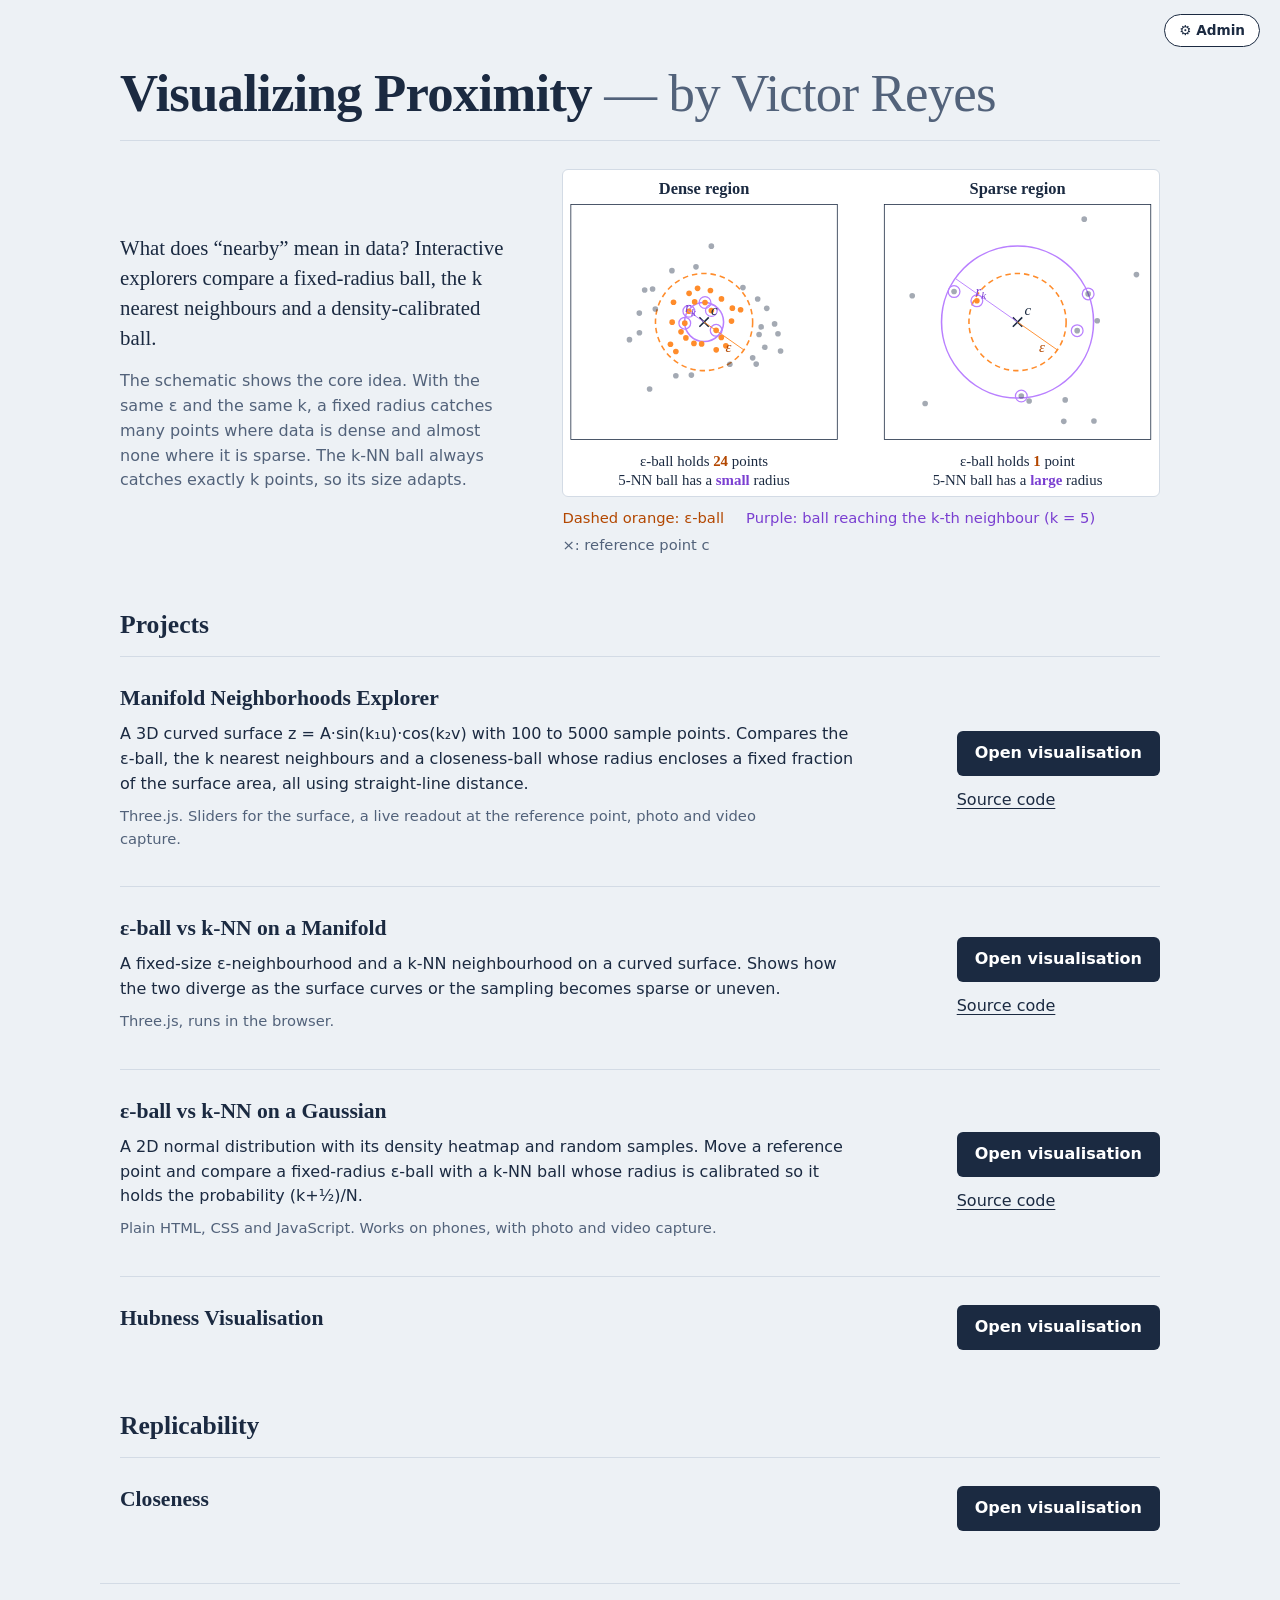
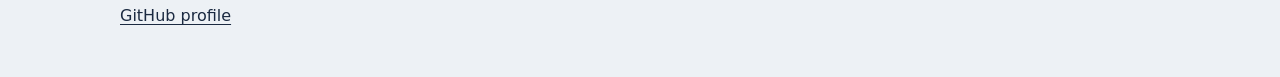
<file: index.html>
<!doctype html>
<html lang="en">
<head>
  <meta charset="utf-8">
  <meta name="viewport" content="width=device-width, initial-scale=1">
  <title>Visualizing Proximity – by Victor Reyes</title>
  <meta name="description" content="Interactive visualisations of neighbourhoods in data: fixed-radius balls, k-nearest neighbours and density-calibrated balls. By Victor Reyes.">
  <link rel="stylesheet" href="style.css">
</head>
<body>
  <a class="admin-link" href="admin.html">⚙ Admin</a>

  <header class="hero">
    <h1><span id="title">Visualizing Proximity</span><span class="by" id="byline"></span></h1>

    <div class="intro">
      <p class="lead" id="lead"></p>
      <p class="note" id="note"></p>
    </div>

    <figure class="demo">
<svg class="fig" viewBox="0 0 760 416" role="img" aria-label="Two panels with the same epsilon-ball and the same k. In the dense region the epsilon-ball holds 24 points and the 5-nearest-neighbour ball is small. In the sparse region the epsilon-ball holds 1 point and the 5-nearest-neighbour ball is large.">
<g transform="translate(10,44)">
<defs><clipPath id="clipA"><rect width="340" height="300"/></clipPath></defs>
<text class="f-t f-title" x="170.0" y="-14" text-anchor="middle">Dense region</text>
<rect class="f-frame" width="340" height="300"/>
<g clip-path="url(#clipA)">
<circle class="f-knn" cx="170" cy="150" r="24.9"/>
<circle class="f-eps" cx="170" cy="150" r="62"/>
</g>
<circle class="f-pt" cx="159.7" cy="79.6" r="3.6"/>
<circle class="f-pt-eps" cx="205.0" cy="148.8" r="3.6"/>
<circle class="f-pt-eps" cx="185.5" cy="185.5" r="3.6"/>
<circle class="f-pt" cx="107.8" cy="133.3" r="3.6"/>
<circle class="f-pt-eps" cx="131.0" cy="124.7" r="3.6"/>
<circle class="f-pt-eps" cx="171.2" cy="125.1" r="3.6"/>
<circle class="f-ring" cx="171.2" cy="125.1" r="7.5"/>
<circle class="f-pt" cx="87.5" cy="163.7" r="3.6"/>
<circle class="f-pt-eps" cx="161.7" cy="107.0" r="3.6"/>
<circle class="f-pt" cx="236.5" cy="203.7" r="3.6"/>
<circle class="f-pt" cx="240.2" cy="165.9" r="3.6"/>
<circle class="f-pt-eps" cx="197.8" cy="180.4" r="3.6"/>
<circle class="f-pt-eps" cx="150.9" cy="113.4" r="3.6"/>
<circle class="f-pt-eps" cx="140.6" cy="162.5" r="3.6"/>
<circle class="f-pt-eps" cx="185.4" cy="160.6" r="3.6"/>
<circle class="f-ring" cx="185.4" cy="160.6" r="7.5"/>
<circle class="f-pt" cx="179.3" cy="53.2" r="3.6"/>
<circle class="f-pt-eps" cx="150.6" cy="136.2" r="3.6"/>
<circle class="f-ring" cx="150.6" cy="136.2" r="7.5"/>
<circle class="f-pt-eps" cx="166.9" cy="177.9" r="3.6"/>
<circle class="f-pt-eps" cx="146.8" cy="170.3" r="3.6"/>
<circle class="f-pt" cx="250.0" cy="132.5" r="3.6"/>
<circle class="f-pt-eps" cx="145.4" cy="151.4" r="3.6"/>
<circle class="f-ring" cx="145.4" cy="151.4" r="7.5"/>
<circle class="f-pt" cx="238.4" cy="120.6" r="3.6"/>
<circle class="f-pt" cx="242.9" cy="156.2" r="3.6"/>
<circle class="f-pt" cx="94.2" cy="109.1" r="3.6"/>
<circle class="f-pt" cx="87.4" cy="138.6" r="3.6"/>
<circle class="f-pt-eps" cx="127.1" cy="178.3" r="3.6"/>
<circle class="f-pt-eps" cx="134.0" cy="187.6" r="3.6"/>
<circle class="f-pt" cx="260.0" cy="152.4" r="3.6"/>
<circle class="f-pt" cx="104.3" cy="107.8" r="3.6"/>
<circle class="f-pt-eps" cx="158.0" cy="124.3" r="3.6"/>
<circle class="f-pt" cx="267.6" cy="187.0" r="3.6"/>
<circle class="f-pt-eps" cx="129.3" cy="150.2" r="3.6"/>
<circle class="f-pt" cx="219.6" cy="106.0" r="3.6"/>
<circle class="f-pt-eps" cx="192.0" cy="169.8" r="3.6"/>
<circle class="f-pt" cx="74.8" cy="172.5" r="3.6"/>
<circle class="f-pt-eps" cx="192.2" cy="120.5" r="3.6"/>
<circle class="f-pt-eps" cx="179.3" cy="135.3" r="3.6"/>
<circle class="f-ring" cx="179.3" cy="135.3" r="7.5"/>
<circle class="f-pt" cx="247.5" cy="182.2" r="3.6"/>
<circle class="f-pt" cx="202.9" cy="203.8" r="3.6"/>
<circle class="f-pt-eps" cx="206.1" cy="132.3" r="3.6"/>
<circle class="f-pt" cx="264.3" cy="165.0" r="3.6"/>
<circle class="f-pt-eps" cx="216.6" cy="134.3" r="3.6"/>
<circle class="f-pt" cx="153.8" cy="217.7" r="3.6"/>
<circle class="f-pt" cx="100.5" cy="235.4" r="3.6"/>
<circle class="f-pt" cx="129.0" cy="84.4" r="3.6"/>
<circle class="f-pt-eps" cx="178.1" cy="109.8" r="3.6"/>
<circle class="f-pt-eps" cx="157.1" cy="177.3" r="3.6"/>
<circle class="f-pt" cx="232.0" cy="195.7" r="3.6"/>
<circle class="f-pt" cx="134.0" cy="218.5" r="3.6"/>
<path class="f-c" d="M164 144L176 156M164 156L176 144"/>
<text class="f-t f-i" x="179" y="141">c</text>
<line class="f-rl f-epsl-line" x1="170" y1="150" x2="220.8" y2="185.6"/>
<text class="f-t f-i f-epsl" x="197.4" y="187.8">&#949;</text>
<line class="f-rl f-knnl-line" x1="170" y1="150" x2="149.6" y2="135.7"/>
<text class="f-t f-i f-knnl" x="145.8" y="136.9">r<tspan dy="5" font-size="14">k</tspan></text>
</g>
<g transform="translate(410,44)">
<defs><clipPath id="clipB"><rect width="340" height="300"/></clipPath></defs>
<text class="f-t f-title" x="170.0" y="-14" text-anchor="middle">Sparse region</text>
<rect class="f-frame" width="340" height="300"/>
<g clip-path="url(#clipB)">
<circle class="f-knn" cx="170" cy="150" r="97.0"/>
<circle class="f-eps" cx="170" cy="150" r="62"/>
</g>
<circle class="f-pt" cx="174.8" cy="244.4" r="3.6"/>
<circle class="f-ring" cx="174.8" cy="244.4" r="7.5"/>
<circle class="f-pt" cx="267.5" cy="276.3" r="3.6"/>
<circle class="f-pt" cx="184.8" cy="250.7" r="3.6"/>
<circle class="f-pt" cx="260.1" cy="114.1" r="3.6"/>
<circle class="f-ring" cx="260.1" cy="114.1" r="7.5"/>
<circle class="f-pt" cx="35.6" cy="116.5" r="3.6"/>
<circle class="f-pt" cx="89.0" cy="111.1" r="3.6"/>
<circle class="f-ring" cx="89.0" cy="111.1" r="7.5"/>
<circle class="f-pt" cx="271.7" cy="148.3" r="3.6"/>
<circle class="f-pt" cx="246.1" cy="161.0" r="3.6"/>
<circle class="f-ring" cx="246.1" cy="161.0" r="7.5"/>
<circle class="f-pt" cx="230.8" cy="249.4" r="3.6"/>
<circle class="f-pt" cx="52.1" cy="254.0" r="3.6"/>
<circle class="f-pt" cx="321.7" cy="89.5" r="3.6"/>
<circle class="f-pt" cx="229.0" cy="276.7" r="3.6"/>
<circle class="f-pt" cx="255.1" cy="18.7" r="3.6"/>
<circle class="f-pt-eps" cx="118.1" cy="122.9" r="3.6"/>
<circle class="f-ring" cx="118.1" cy="122.9" r="7.5"/>
<path class="f-c" d="M164 144L176 156M164 156L176 144"/>
<text class="f-t f-i" x="179" y="141">c</text>
<line class="f-rl f-epsl-line" x1="170" y1="150" x2="220.8" y2="185.6"/>
<text class="f-t f-i f-epsl" x="197.4" y="187.8">&#949;</text>
<line class="f-rl f-knnl-line" x1="170" y1="150" x2="90.6" y2="94.4"/>
<text class="f-t f-i f-knnl" x="116.3" y="116.2">r<tspan dy="5" font-size="14">k</tspan></text>
</g>
<text class="f-t" x="180.0" y="378" text-anchor="middle">&#949;-ball holds <tspan class="f-epsl" font-weight="600">24</tspan> points</text><text class="f-t" x="180.0" y="402" text-anchor="middle">5-NN ball has a <tspan class="f-knnl" font-weight="600">small</tspan> radius</text><text class="f-t" x="580.0" y="378" text-anchor="middle">&#949;-ball holds <tspan class="f-epsl" font-weight="600">1</tspan> point</text><text class="f-t" x="580.0" y="402" text-anchor="middle">5-NN ball has a <tspan class="f-knnl" font-weight="600">large</tspan> radius</text>
</svg>
      <figcaption>
        <span class="eps">Dashed orange: &epsilon;-ball</span>
        <span class="knn">Purple: ball reaching the k-th neighbour (k = 5)</span>
        <span>&times;: reference point c</span>
      </figcaption>
    </figure>
  </header>

  <main id="projects"></main>

  <footer>
    <a id="footer-link" href="https://github.com/victorreyesgit">GitHub profile</a>
  </footer>

  <script src="portfolio.js"></script>
  <script src="script.js"></script>
</body>
</html>
</file>
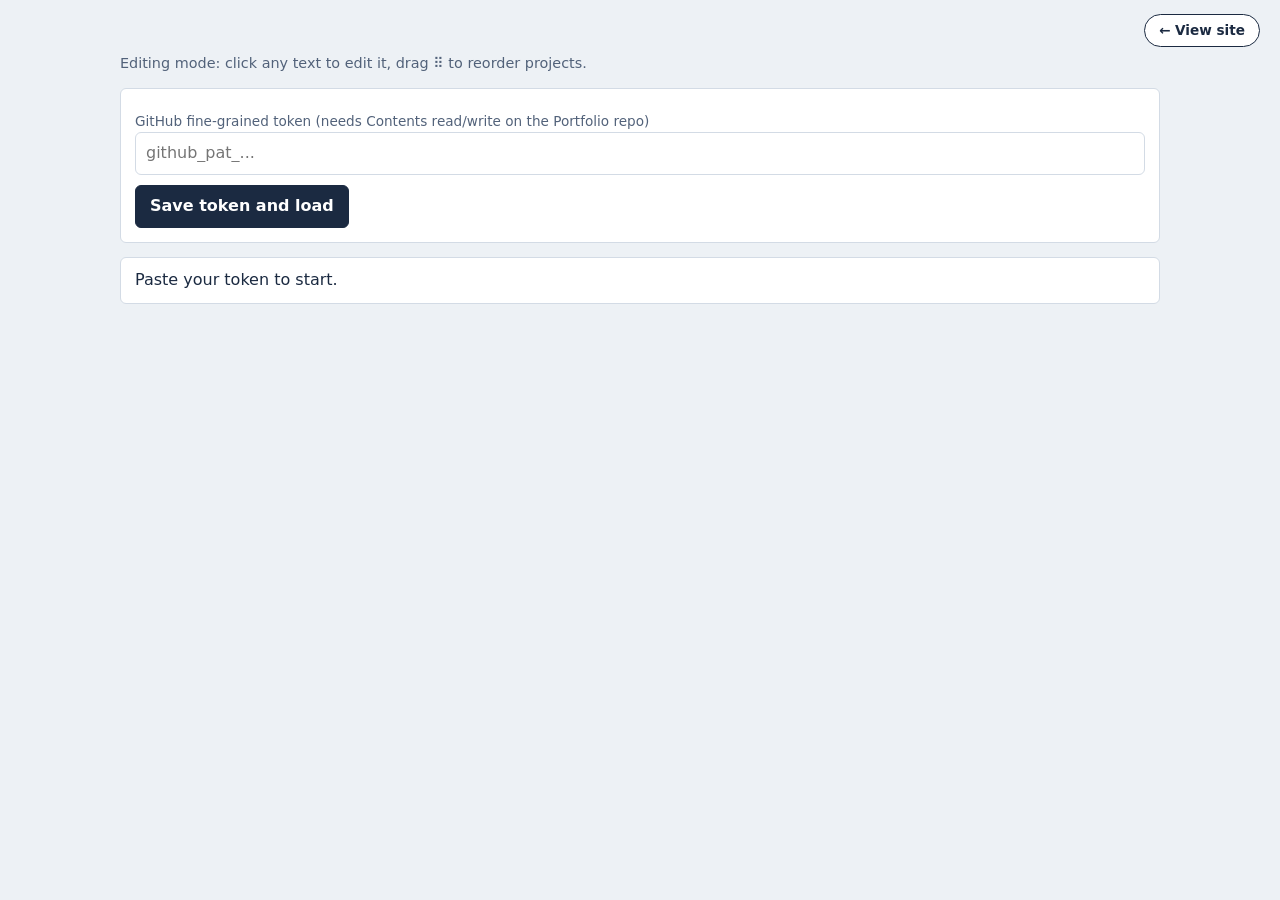
<file: admin.html>
<!doctype html>
<html lang="en">
<head>
  <meta charset="utf-8">
  <meta name="viewport" content="width=device-width, initial-scale=1">
  <meta name="robots" content="noindex, nofollow">
  <meta http-equiv="Content-Security-Policy" content="default-src 'none'; script-src 'self'; style-src 'self'; connect-src https://api.github.com; base-uri 'none'; form-action 'none'">
  <title>Portfolio admin</title>
  <link rel="stylesheet" href="style.css">
  <link rel="stylesheet" href="admin.css">
</head>
<body class="admin">
  <a class="admin-link" href="index.html">← View site</a>

  <div class="admin-top">
    <p class="mode">Editing mode: click any text to edit it, drag ⠿ to reorder projects.</p>
    <div class="card" id="tokenBox">
      <div id="tokenNew">
        <label for="tok">GitHub fine-grained token (needs Contents read/write on the Portfolio repo)</label>
        <input id="tok" type="password" autocomplete="off" placeholder="github_pat_...">
        <div class="bar"><button class="primary" id="saveTok">Save token and load</button></div>
      </div>
      <div id="tokenHave" hidden>
        <span class="hint">A token is stored on this device only.</span>
        <div class="bar">
          <button id="reload">Reload from GitHub</button>
          <button class="danger" id="forget">Forget token</button>
        </div>
      </div>
    </div>
  </div>

  <div id="status" role="status">Paste your token to start.</div>
  <div id="editor"></div>

  <div class="savebar" id="saveBar" hidden>
    <div class="savebar-in">
      <button class="primary" id="save" disabled>Save to GitHub</button>
      <span class="hint">The public site updates about a minute after saving.</span>
    </div>
  </div>
  <script src="admin.js"></script>
</body>
</html>
</file>
<file: style.css>
:root {
  --paper: #edf1f5;
  --card: #ffffff;
  --ink: #1b2a41;
  --muted: #52627a;
  --line: #d3dbe5;
  --orange: #ff8c2b;
  --purple: #b980ff;
  --orange-text: #b34700;
  --purple-text: #7a3fd1;
  --serif: "Iowan Old Style", "Palatino Linotype", Georgia, serif;
  --sans: system-ui, -apple-system, "Segoe UI", Roboto, sans-serif;
}

* { box-sizing: border-box; }

body {
  margin: 0;
  background: var(--paper);
  color: var(--ink);
  font-family: var(--sans);
  line-height: 1.55;
}

a { color: var(--ink); text-underline-offset: 3px; }
a:hover { color: var(--orange-text); }
a:focus-visible { outline: 3px solid var(--purple); outline-offset: 3px; }

/* button to the admin page */
body { position: relative; }
.admin-link {
  position: absolute; top: 14px; right: 20px;
  padding: 5px 14px; border: 1.5px solid var(--ink); border-radius: 999px;
  background: var(--card); text-decoration: none; font-weight: 600; font-size: 0.85rem;
}
.admin-link:hover { background: var(--ink); color: #fff; }
.empty { color: var(--muted); padding: 24px 0; }

.hero, main, footer {
  max-width: 1080px;
  margin: 0 auto;
  padding: 0 20px;
}

/* ---------- hero ---------- */
.hero {
  display: grid;
  gap: 24px;
  padding-top: 44px;
  padding-bottom: 40px;
}

/* the title spans every column */
h1 {
  grid-column: 1 / -1;
  font-family: var(--serif);
  font-weight: 600;
  font-size: clamp(1.9rem, 4.6vw, 3.3rem);
  line-height: 1.1;
  letter-spacing: -0.015em;
  margin: 0;
  padding-bottom: 18px;
  border-bottom: 1px solid var(--line);
}
h1 .by { font-weight: 400; color: var(--muted); }

.lead {
  font-family: var(--serif);
  font-size: 1.3rem;
  line-height: 1.45;
  margin: 0 0 16px;
}
.note { color: var(--muted); margin: 0; }

.demo { margin: 0; }

.fig {
  display: block;
  width: 100%;
  height: auto;
  background: var(--card);
  border: 1px solid var(--line);
  border-radius: 6px;
}

figcaption {
  display: flex;
  flex-wrap: wrap;
  gap: 4px 22px;
  margin-top: 10px;
  font-size: 0.92rem;
  color: var(--muted);
}
figcaption .eps { color: var(--orange-text); }
figcaption .knn { color: var(--purple-text); }

/* ---------- schematic (TikZ-style) ---------- */
.f-t { font-family: var(--serif); font-size: 19px; fill: var(--ink); }
.f-title { font-size: 21px; font-weight: 600; }
.f-i { font-style: italic; }
.f-frame { fill: #fff; stroke: var(--ink); stroke-width: 1; }
.f-pt { fill: var(--ink); opacity: 0.4; }
.f-pt-eps { fill: var(--orange); }
.f-ring { fill: none; stroke: var(--purple); stroke-width: 1.6; }
.f-eps { fill: none; stroke: var(--orange); stroke-width: 2; stroke-dasharray: 7 5; }
.f-knn { fill: none; stroke: var(--purple); stroke-width: 2; }
.f-c { stroke: var(--ink); stroke-width: 2; }
.f-rl { stroke-width: 1.2; }
.f-epsl-line { stroke: var(--orange); }
.f-knnl-line { stroke: var(--purple); }
.f-epsl { fill: var(--orange-text); }
.f-knnl { fill: var(--purple-text); }

/* ---------- projects ---------- */
main { padding-bottom: 24px; }

h2 {
  font-family: var(--serif);
  font-size: 1.6rem;
  margin: 8px 0 0;
  padding-bottom: 12px;
}

.cat { margin-top: 28px; }
.cat:first-child { margin-top: 0; }
.cat-desc { color: var(--muted); margin: -4px 0 12px; max-width: 46em; }

/* project: title on top, description below, links on the right */
.project {
  display: grid;
  gap: 10px 32px;
  padding: 28px 0;
  border-top: 1px solid var(--line);
  grid-template-areas: "title" "text" "links";
}
.project h3 { grid-area: title; }
.project .text { grid-area: text; }
.project .links, .project .pcol { grid-area: links; }

h3 {
  font-family: var(--serif);
  font-size: 1.35rem;
  line-height: 1.25;
  margin: 0;
}

.text p { margin: 0 0 8px; max-width: 46em; }
.text .tags { color: var(--muted); font-size: 0.92rem; }

.links {
  display: flex;
  flex-wrap: wrap;
  align-items: center;
  gap: 12px 20px;
  margin: 0;
}

.button {
  display: inline-block;
  padding: 10px 18px;
  background: var(--ink);
  color: #fff;
  border-radius: 6px;
  text-decoration: none;
  font-weight: 600;
}
.button:hover { background: var(--orange); color: var(--ink); }

footer {
  padding-top: 20px;
  padding-bottom: 48px;
  border-top: 1px solid var(--line);
  color: var(--muted);
}

/* ---------- wider screens ---------- */
@media (min-width: 820px) {
  .hero { grid-template-columns: 1fr 1.5fr; gap: 28px 44px; padding-top: 64px; align-items: center; }
  .project { grid-template-columns: 1fr auto; grid-template-areas: "title links" "text links"; align-items: start; }
  .project .links { flex-direction: column; align-items: flex-start; align-self: center; }
}
</file>
<file: admin.css>
/* Admin-only styles. Loaded after style.css, so the admin page reuses the public look. */
[hidden] { display: none !important; }

.admin-top { max-width: 1080px; margin: 0 auto; padding: 52px 20px 0; }
.mode { margin: 0 0 8px; color: var(--muted); font-size: .9rem; }
.admin footer { border-top: 1px solid var(--line); }
.admin main { padding-bottom: 24px; }
.admin .hero { padding-top: 24px; }

/* ---------- controls ---------- */
.card { background: var(--card); border: 1px solid var(--line); border-radius: 6px; padding: 14px; margin: 14px 0; }
label { display: block; font-size: .85rem; color: var(--muted); margin: 8px 0 0; }
input, textarea, select { width: 100%; font: inherit; padding: 8px 10px; border: 1px solid var(--line);
                          border-radius: 6px; background: #fff; color: var(--ink); }
.bar { display: flex; flex-wrap: wrap; gap: 8px; margin-top: 10px; align-items: center; }
button { font: inherit; padding: 8px 14px; border-radius: 6px; border: 1px solid var(--ink); background: #fff;
         color: var(--ink); cursor: pointer; }
button.primary { background: var(--ink); color: #fff; font-weight: 600; }
button.danger { color: #b3261e; border-color: #b3261e; }
button.sm { padding: 3px 10px; font-size: .85rem; }
button:disabled { opacity: .45; cursor: default; }
.hint { color: var(--muted); font-size: .9rem; }
#status { position: sticky; top: 0; z-index: 5; padding: 10px 14px; margin: 14px auto; border-radius: 6px;
          width: min(1040px, calc(100% - 40px)); background: var(--card); border: 1px solid var(--line); }
#status.ok { border-color: #1d6b3a; color: #1d6b3a; }
#status.err { border-color: #b3261e; color: #b3261e; }
.savebar { position: sticky; bottom: 0; z-index: 6; background: rgba(237,241,245,.95); border-top: 1px solid var(--line);
           padding: 12px 0; backdrop-filter: blur(4px); }
.savebar-in { max-width: 1080px; margin: 0 auto; padding: 0 20px; display: flex; flex-wrap: wrap; gap: 12px; align-items: center; }

/* ---------- in-place editing: inputs that look like the text they edit ---------- */
.ed { font: inherit; color: inherit; letter-spacing: inherit; line-height: inherit; background: transparent;
      border: 1px dashed transparent; border-radius: 6px; padding: 2px 6px; margin: 0 -6px;
      width: calc(100% + 12px); min-height: 0; resize: none; overflow: hidden; }
.ed:hover { border-color: var(--line); }
.ed:focus { border-color: var(--purple); background: #fff; outline: none; }
.ed::placeholder { color: var(--muted); opacity: .6; font-weight: 400; }

.admin h1 { display: flex; flex-wrap: wrap; align-items: baseline; gap: 0 .35em; }
.admin h1 .ed { flex: 1 1 8em; width: auto; margin: 0; }
.admin h1 .ed.by { font-weight: 400; color: var(--muted); }
.ed.lead { font-family: var(--serif); font-size: 1.3rem; line-height: 1.45; margin: 0 -6px 16px; }
.ed.note { color: var(--muted); }
.admin h2 .ed, .admin h3 .ed { margin: 0; width: 100%; }
.admin h3 .ed { font-weight: 600; }
.admin .text textarea.ed { display: block; margin-bottom: 8px; max-width: 46em; }
.admin .text .ed.tags { color: var(--muted); font-size: .92rem; max-width: 46em; }

.fig-ph { min-height: 220px; display: flex; align-items: center; justify-content: center; text-align: center;
          padding: 20px; color: var(--muted); border: 2px dashed var(--line); border-radius: 6px; background: var(--card); }

.pcol { display: flex; flex-direction: column; gap: 6px; min-width: 0; }
.fl { display: flex; align-items: center; gap: 8px; font-size: .92rem; }
.fl-l { flex: none; width: 52px; font-weight: 700; color: var(--orange-text); }
.fl .ed { flex: 1; width: auto; margin: 0; }
.tools { display: flex; flex-wrap: wrap; align-items: center; gap: 6px; margin-top: 4px; }
.handle { cursor: grab; user-select: none; color: var(--muted); font-size: 1.3rem; line-height: 1;
          padding: 4px 8px; border: 1px dashed var(--line); border-radius: 6px; background: var(--card); flex: none; }
.handle:active { cursor: grabbing; }

.cat-bar { display: flex; align-items: center; gap: 10px; }
.cat-bar h2 { flex: 1; min-width: 0; margin: 0; padding-bottom: 0; }
.ed.cat-desc { color: var(--muted); margin-top: 4px; margin-bottom: 8px; }
.plist { min-height: 8px; }
.plist.empty-drop { min-height: 64px; margin-top: 8px; border: 2px dashed var(--line); border-radius: 10px; display: flex;
                    align-items: center; justify-content: center; color: var(--muted); }
.plist.drop-in { border-color: var(--purple); background: rgba(185,128,255,.12); }
.cat > button.primary { margin-top: 12px; }
.add-cat { margin-top: 28px; }
.pcol select { width: auto; max-width: 100%; font-size: .85rem; padding: 4px 6px; align-self: flex-start; }

.is-hidden { opacity: .55; }
.dragging { opacity: .35; }
.mark-before { box-shadow: 0 -5px 0 0 var(--purple) !important; }
.mark-after { box-shadow: 0 5px 0 0 var(--purple) !important; }

@media (min-width: 820px) {
  .admin .project { grid-template-columns: 1fr 300px; }
}
</file>
